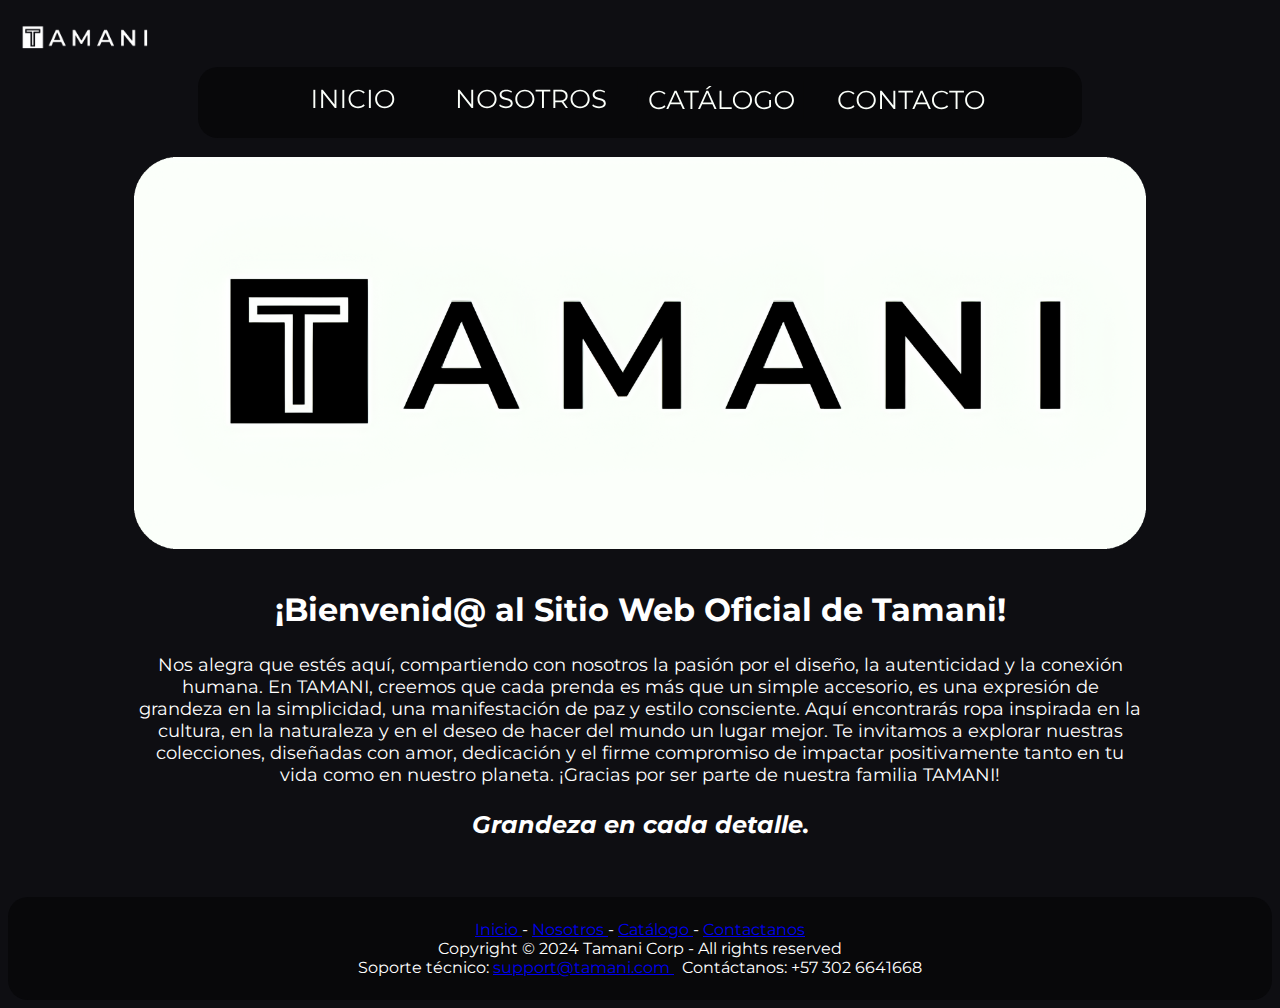
<file: index.html>
<html>

<head>

<link rel="icon" href="TAMANI/favicon black.png" type="image/x-icon">
<link rel="preconnect" href="https://fonts.googleapis.com">
<link rel="preconnect" href="https://fonts.gstatic.com" crossorigin>
<link href="https://fonts.googleapis.com/css2?family=Montserrat:wght@400;700&display=swap" rel="stylesheet">
<link rel="stylesheet" href="estilos.css">
<meta name="description" content="Esta es mi primera pagina creada en HTML">
<meta name="keywords" content="mi primera pagina, mi pagina en html, creacion de paginas">

<title>Home | TAMANI</title>

</head>


<body bgcolor="#0e0e12" text="#ffffff">

<font style="font-family: 'Montserrat', sans-serif;">

<a href="index.html">
	<img width="12%" src="TAMANI\LOGO TAMANI (blank).png" alt="logo de la pagina">
</a>

<br>

<center><table bgcolor="#08080a" width="70%"><tr><td><center>
<a href="index.html">
<img src="pagina\inicio.png" border="0" alt="Inicio"></a>
<a href="nosotros.html">
<img src="pagina\nosotros.png" border="0" alt="Nosotros"></a>
<a href="catalogo.html">
<img src="pagina\catalogo.png" border="0" alt="Catálogo"></a>
<a href="contacto.html">
<img src="pagina\contacto.png" border="0" alt="Contáctanos"></a>
</td></tr></center></table></center>

<!--<center><table bgcolor="#08080a" width="70%"><tr><td>

<menu>

<button onclick="window.location.href='index.html'">
	<span>INICIO</span>
</button>

<button onclick="window.location.href='nosotros.html'">
	<span>NOSOTROS</span>
</button>

<button onclick="window.location.href='catalogo.html'">
	<span>CATÁLOGO</span>
</button>

<button onclick="window.location.href='contacto.html'">
	<span>CONTACTO</span>
</button>

</menu>

</td></tr></table></center> -->

<br>

<center>
    <img width="80%" src="TAMANI\LOGO TAMANI (white bg) redondo.png" alt="TAMANI">
</center>

<br>

<center>
    <h1>¡Bienvenid@ al Sitio Web Oficial de Tamani!</h1>
</center>


<center><table width="80%" border="0">
    <tr>
        <td>
            <center>
                <p><font size="4">Nos alegra que estés aquí, compartiendo con nosotros la pasión por el diseño, la autenticidad y la conexión humana. En TAMANI, creemos que cada prenda es más que un simple accesorio, es una expresión de grandeza en la simplicidad, una manifestación de paz y estilo consciente. Aquí encontrarás ropa inspirada en la cultura, en la naturaleza y en el deseo de hacer del mundo un lugar mejor. Te invitamos a explorar nuestras colecciones, diseñadas con amor, dedicación y el firme compromiso de impactar positivamente tanto en tu vida como en nuestro planeta. ¡Gracias por ser parte de nuestra familia TAMANI!</font></p>
            </center>
        </td>
    </tr>
</center></table>

<h2>
    <i>Grandeza en cada detalle.</i>
</h2>

<br>
<br>

<center>
    <table width="100%" bgcolor="#08080a">
        <tr>
            <td>
                <center>
                    <br>
                    <a href="index.html">
                        Inicio
                    </a> -
                    <a href="nosotros.html">
                        Nosotros
                    </a> -
                    <a href="catalogo.html">
                        Catálogo
                    </a> -
                    <a href="contacto.html">
                        Contactanos
                    </a>

                    <br>Copyright © 2024 Tamani Corp - All rights reserved 
                    <br>Soporte técnico:
                    <a href="mailto:tamanigerencia@gmail.com">
                        support@tamani.com
                    </a>
                    <font color="#08080a">_</font>Contáctanos: +57 302 6641668
                    <br>
                    <font color="#08080a">_</font>
                </center>
            </td>
        </tr>
    </table>
</center>



</font>
</body>
</html>
</file>
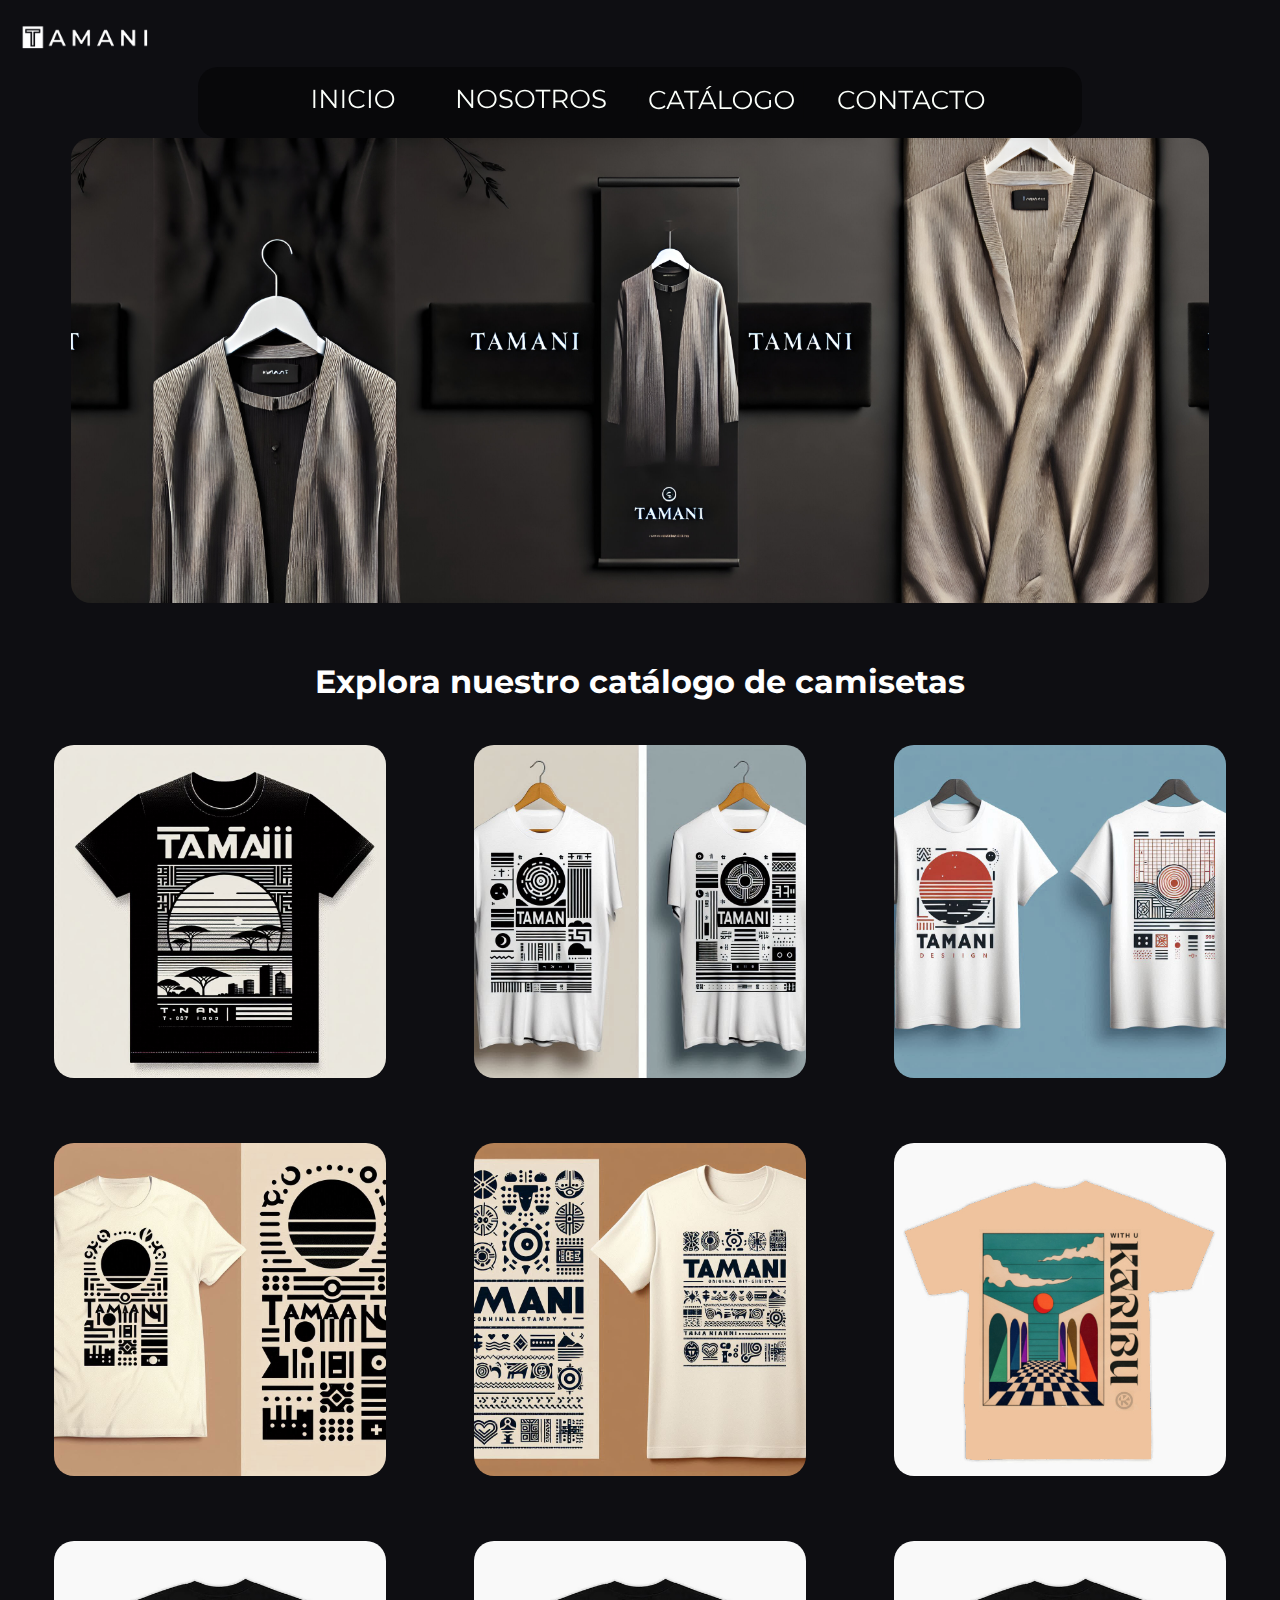
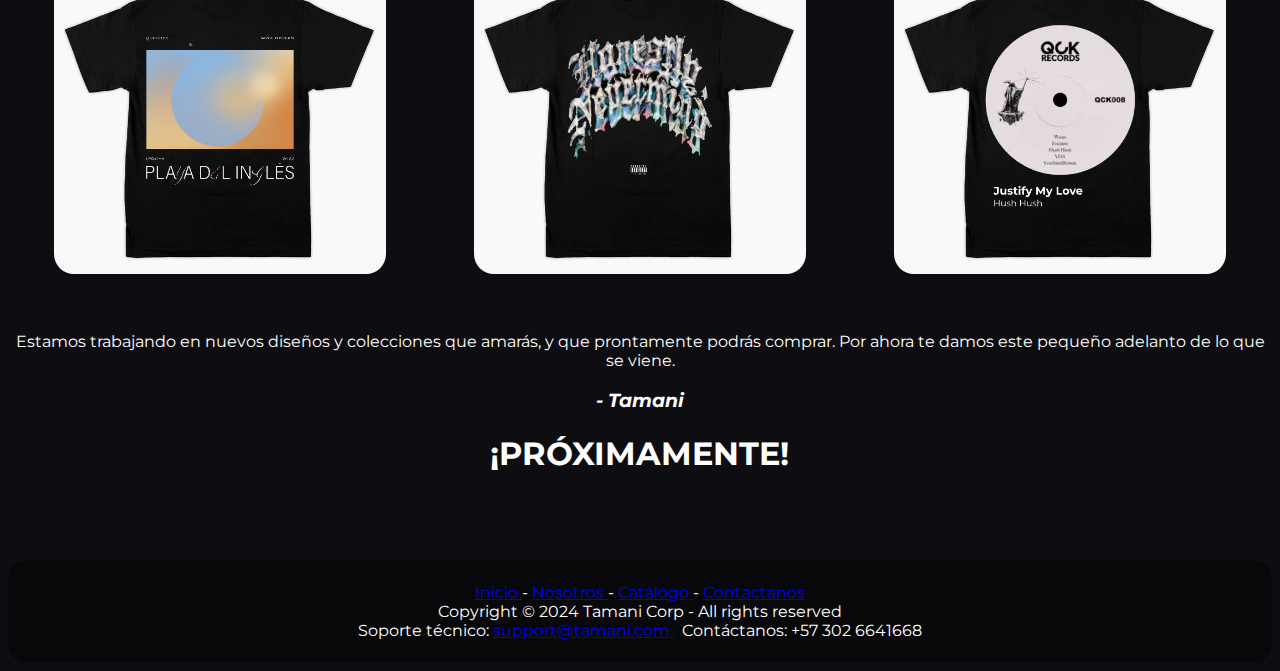
<file: catalogo.html>
<html>

<head>

<link rel="icon" href="TAMANI\favicon black.png" type="image/x-icon">
<link rel="preconnect" href="https://fonts.googleapis.com">
<link rel="preconnect" href="https://fonts.gstatic.com" crossorigin>
<link href="https://fonts.googleapis.com/css2?family=Montserrat:wght@400;700&display=swap" rel="stylesheet">
<link rel="stylesheet" href="estilos.css">
<meta name="description" content="Esta es mi primera pagina creada en HTML">
<meta name="keywords" content="mi primera pagina, mi pagina en html, creacion de paginas">

<title>Catálogo | TAMANI</title>

</head>


<body bgcolor="#0e0e12" text="#ffffff">

<font style="font-family: 'Montserrat', sans-serif;">

<a href="index.html">
	<img width="12%" src="TAMANI\LOGO TAMANI (blank).png" alt="logo de la pagina">
</a>

<br>

<center><table bgcolor="#08080a" width="70%"><tr><td><center>
<a href="index.html">
<img src="pagina\inicio.png" border="0" alt="Inicio"></a>
<a href="nosotros.html">
<img src="pagina\nosotros.png" border="0" alt="Nosotros"></a>
<a href="catalogo.html">
<img src="pagina\catalogo.png" border="0" alt="Catálogo"></a>
<a href="contacto.html">
<img src="pagina\contacto.png" border="0" alt="Contáctanos"></a>
</td></tr></center></table></center>

<center>
<img width="90%" src="pagina\banner_ropa.jpeg">
</center>

<br>
<br>

<center>
    <h1>Explora nuestro catálogo de camisetas</h1>
</center>

<br>

<center><table width="100%" border="0">
    <tr>
        <td width="33.3%">
            <center><img width="80%" src="TAMANI\camiseta1.jpeg" alt="Camiseta 1"></center>

        <td width="33.3%">
            <center><img width="80%" src="TAMANI\camiseta2.jpeg" alt="Camiseta 2"></center>
        </td>

        <td width="33.3%">
            <center><img width="80%" src="TAMANI\camiseta3.jpeg" alt="Camiseta 3"></center>
        </td>
    </tr>

</table>

<br>
<br>
<br>

<table width="100%" border="0">
    <tr>
        <td width="33.3%">
            <center><img width="80%" src="TAMANI\camiseta4.jpeg" alt="Camiseta 6"></center>
        </td>

        <td width="33.3%">
            <center><img width="80%" src="TAMANI\camiseta5.jpeg" alt="Camiseta 5"></center>
        </td>

        <td width="33.3%">
            <center><img width="80%" src="TAMANI\camiseta6.jpeg" alt="Camiseta 6"></center>
        </td>
    </tr>
</table>

<br>
<br>
<br>

<table width="100%" border="0">
    <tr>
        <td width="33.3%">
            <center><img width="80%" src="TAMANI\camiseta7.jpeg" alt="Camiseta 7"></center>
        </td>

        <td width="33.3%">
            <center><img width="80%" src="TAMANI\camiseta8.jpeg" alt="Camiseta 8"></center>
        </td>

        <td width="33.3%">
            <center><img width="80%" src="TAMANI\camiseta9.jpeg" alt="Camiseta 9"></center>
        </td>
    </tr>
</table>
</center>

<br>
<br>

<center>
    <table border="0" width="70%">
        <tr>
            <td>
                <center>
                    <h1>¡PRÓXIMAMENTE!</h1>
                </center>
                </td>
        </tr>

        <tr>
            <p>
                Estamos trabajando en nuevos diseños y colecciones que amarás, y que prontamente podrás comprar. Por ahora te damos este pequeño adelanto de lo que se viene.
            </p>
        </tr>

        <tr>
            <h3>
                <i>- Tamani</i>
            </h3>
        </tr>
    </table>
</center>

<br>
<br>
<br>

<center>
    <table width="100%" bgcolor="#08080a">
        <tr>
            <td>
                <center>
                    <br>
                    <a href="index.html">
                        Inicio
                    </a> -
                    <a href="nosotros.html">
                        Nosotros
                    </a> -
                    <a href="catalogo.html">
                        Catálogo
                    </a> -
                    <a href="contacto.html">
                        Contactanos
                    </a>

                    <br>Copyright © 2024 Tamani Corp - All rights reserved 
                    <br>Soporte técnico:
                    <a href="mailto:tamanigerencia@gmail.com">
                        support@tamani.com
                    </a>
                    <font color="#08080a">_</font>Contáctanos: +57 302 6641668
                    <br>
                    <font color="#08080a">_</font>
                </center>
            </td>
        </tr>
    </table>
</center>



</font>
</body>
</html>
</file>
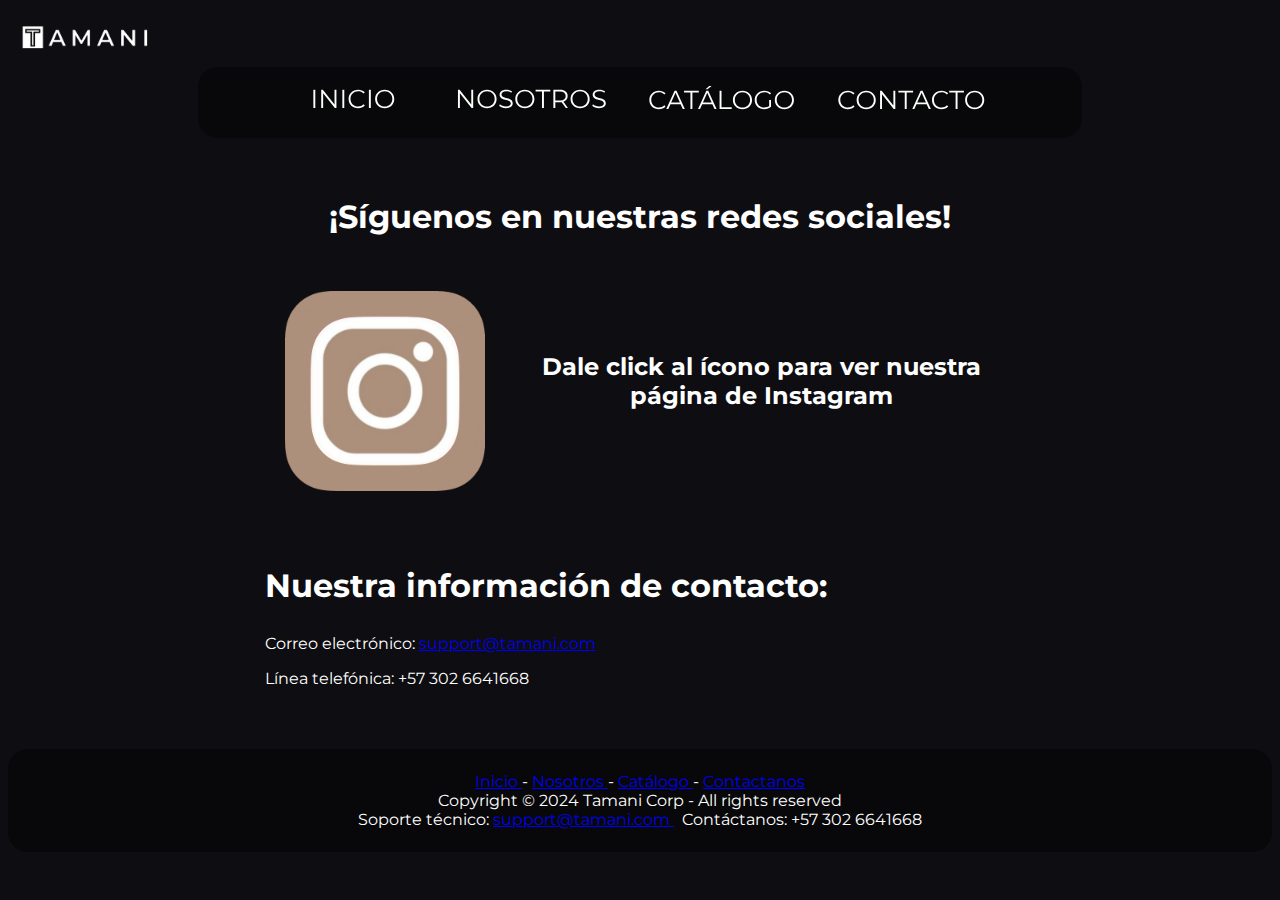
<file: contacto.html>
<html>

<head>

<link rel="icon" href="TAMANI\favicon black.png" type="image/x-icon">
<link rel="preconnect" href="https://fonts.googleapis.com">
<link rel="preconnect" href="https://fonts.gstatic.com" crossorigin>
<link href="https://fonts.googleapis.com/css2?family=Montserrat:wght@400;700&display=swap" rel="stylesheet">
<link rel="stylesheet" href="estilos.css">
<meta name="description" content="Esta es mi primera pagina creada en HTML">
<meta name="keywords" content="mi primera pagina, mi pagina en html, creacion de paginas">

<title>Contacto | TAMANI</title>

</head>


<body bgcolor="#0e0e12" text="#ffffff">

<font style="font-family: 'Montserrat', sans-serif;">

<a href="index.html">
	<img width="12%" src="TAMANI\LOGO TAMANI (blank).png" alt="logo de la pagina">
</a>

<br>

<center><table bgcolor="#08080a" width="70%"><tr><td><center>
<a href="index.html">
<img src="pagina\inicio.png" border="0" alt="Inicio"></a>
<a href="nosotros.html">
<img src="pagina\nosotros.png" border="0" alt="Nosotros"></a>
<a href="catalogo.html">
<img src="pagina\catalogo.png" border="0" alt="Catálogo"></a>
<a href="contacto.html">
<img src="pagina\contacto.png" border="0" alt="Contáctanos"></a>
</td></tr></center></table></center>

<br>
<br>

<center>
    <h1>¡Síguenos en nuestras redes sociales!</h1>
</center>

<br>

<center>
<table width="60%" border="0">
    <tr>
        <td>
            <a href="https://www.instagram.com/tamani.co/"><img class="pulse-button" width="200" src="pagina/instagram.png"></a>
        </td>

        <td>
            <center><h2>Dale click al ícono para ver nuestra página de Instagram</h2></center>
        </td>
    </tr>
</table>
</center>

<br>
<br>
<br>

<center>
<table width="60%" border="0">
    <tr>
        <td>
            <h1>Nuestra información de contacto:</h1>
        </td>
    </tr>
</table>
</center>

<center>
    <table width="60%" border="0">
        <tr>
            <td>
                <p>Correo electrónico:
                    <a href="mailto:tamanigerencia@gmail.com">support@tamani.com</a>
                </p>
                <p>
                    Línea telefónica: +57 302 6641668
                </p>
            </td>
        </tr>
    </table>
    </center>

<br>
<br>
<br>

<center>
    <table width="100%" bgcolor="#08080a">
        <tr>
            <td>
                <center>
                    <br>
                    <a href="index.html">
                        Inicio
                    </a> -
                    <a href="nosotros.html">
                        Nosotros
                    </a> -
                    <a href="catalogo.html">
                        Catálogo
                    </a> -
                    <a href="contacto.html">
                        Contactanos
                    </a>

                    <br>Copyright © 2024 Tamani Corp - All rights reserved 
                    <br>Soporte técnico:
                    <a href="mailto:tamanigerencia@gmail.com">
                        support@tamani.com
                    </a>
                    <font color="#08080a">_</font>Contáctanos: +57 302 6641668
                    <br>
                    <font color="#08080a">_</font>
                </center>
            </td>
        </tr>
    </table>
</center>

</body>
</html>
</file>
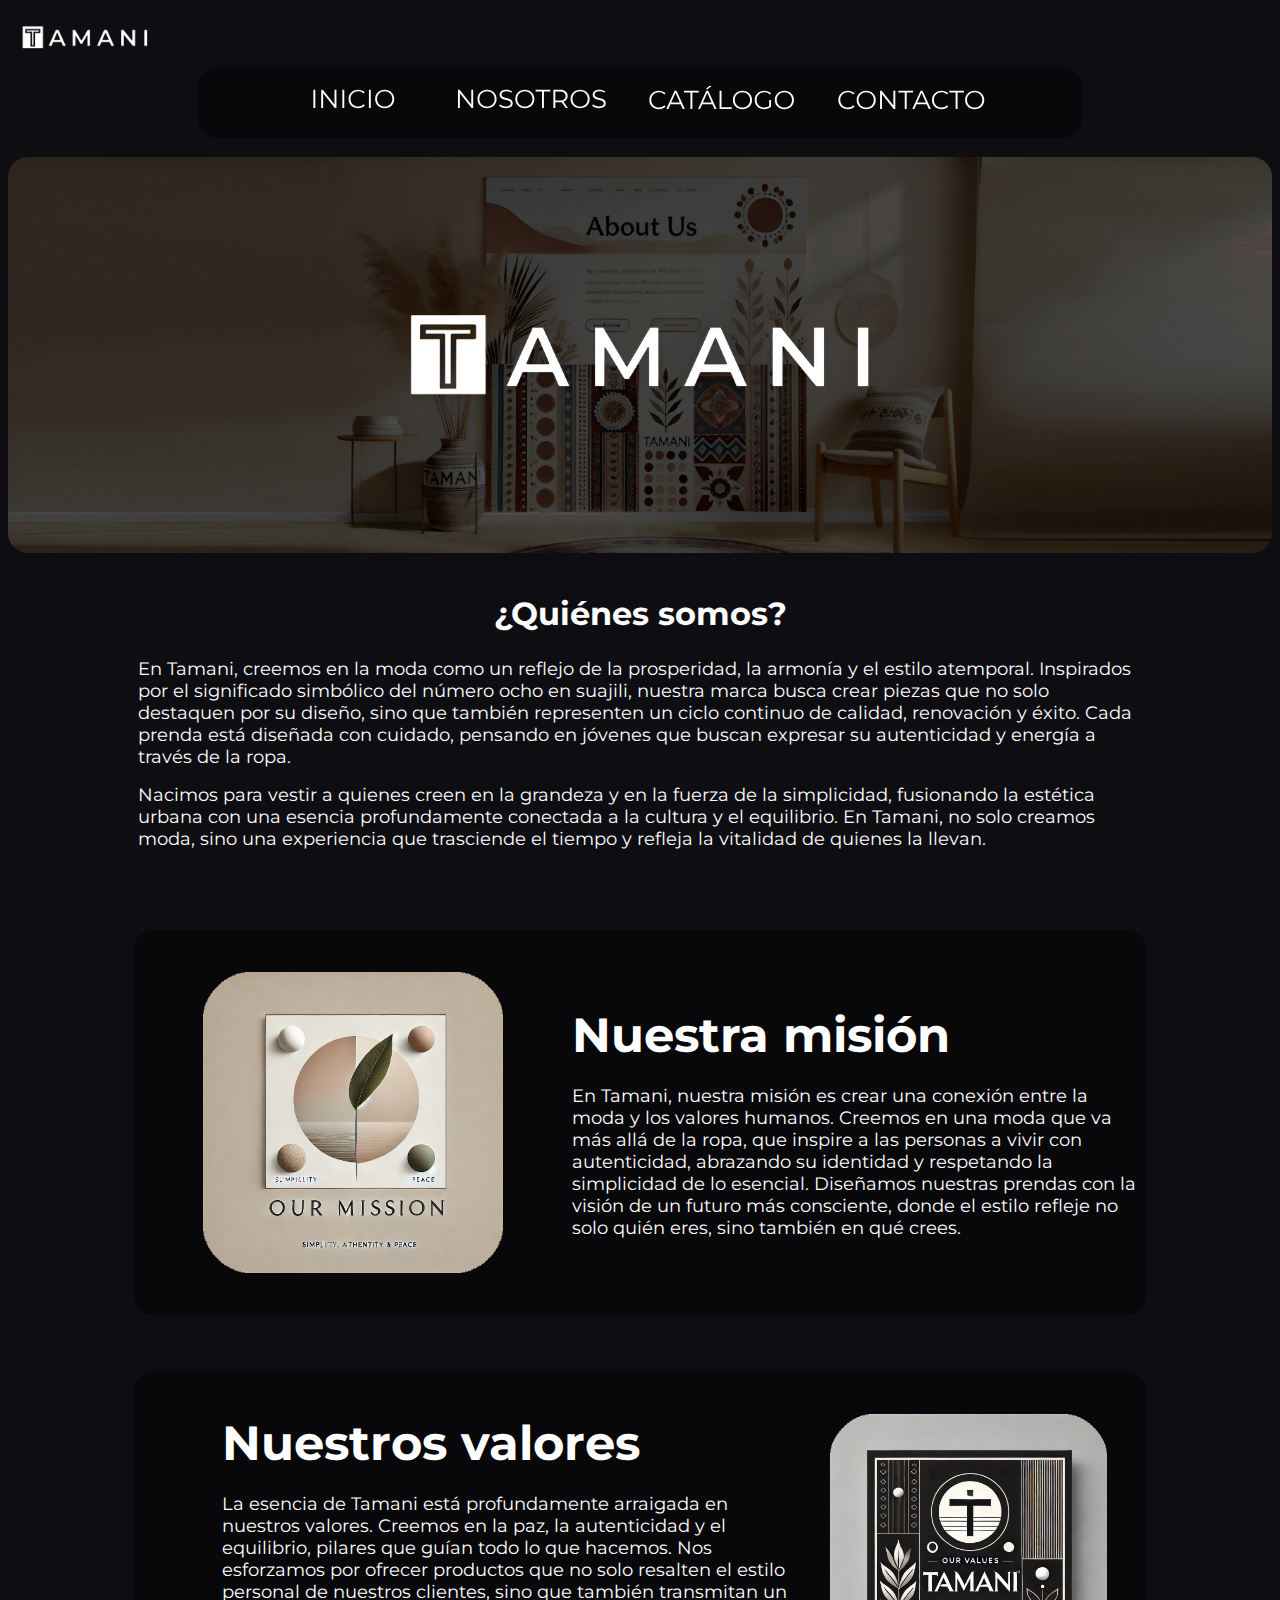
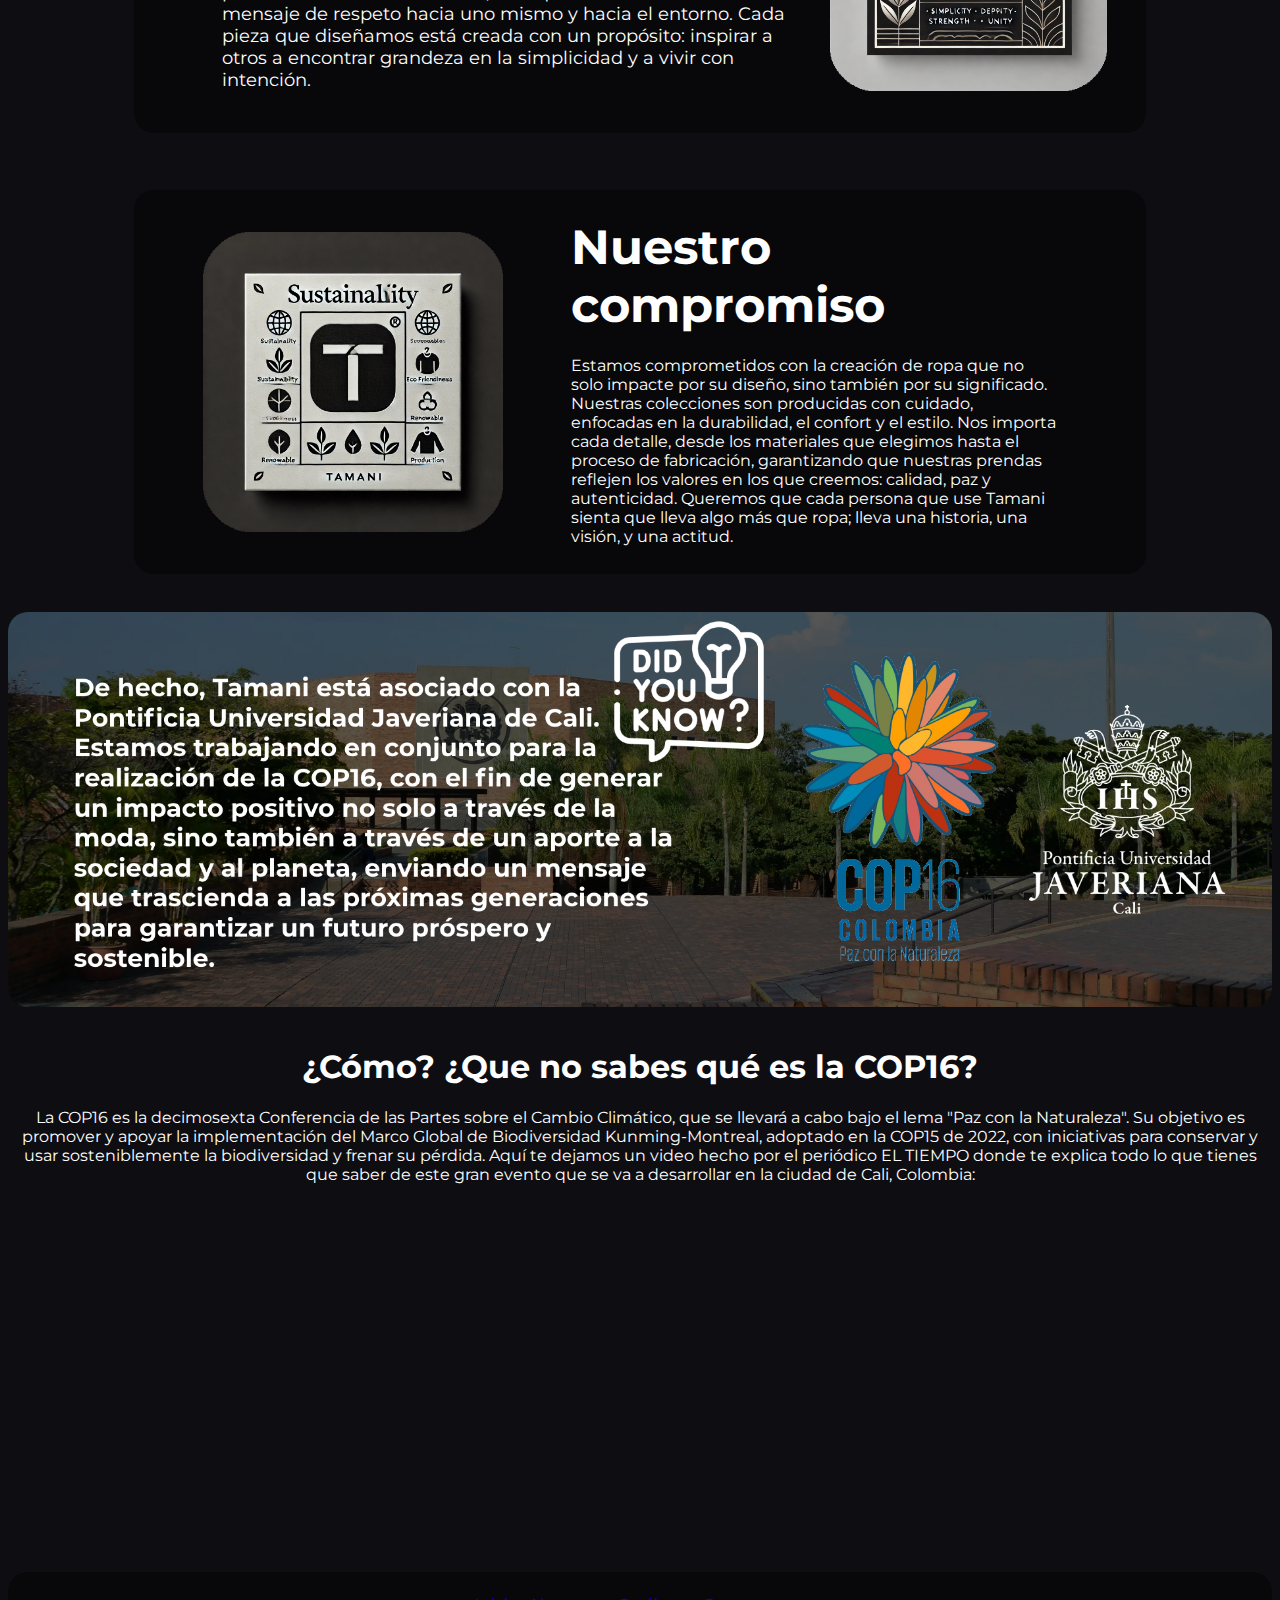
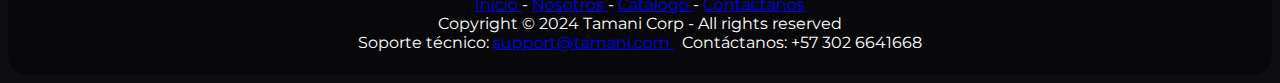
<file: nosotros.html>
<html>

<head>

<link rel="icon" href="TAMANI\favicon black.png" type="image/x-icon">
<link rel="preconnect" href="https://fonts.googleapis.com">
<link rel="preconnect" href="https://fonts.gstatic.com" crossorigin>
<link href="https://fonts.googleapis.com/css2?family=Montserrat:wght@400;700&display=swap" rel="stylesheet">
<link rel="stylesheet" href="estilos.css">
<meta name="description" content="Esta es mi primera pagina creada en HTML">
<meta name="keywords" content="mi primera pagina, mi pagina en html, creacion de paginas">

<title>Nosotros | TAMANI</title>

</head>


<body bgcolor="#0e0e12" text="#ffffff">

<font style="font-family: 'Montserrat', sans-serif;">

<a href="index.html">
	<img width="12%" src="TAMANI\LOGO TAMANI (blank).png" alt="logo de la pagina">
</a>

<br>

<center><table bgcolor="#08080a" width="70%"><tr><td><center>
<a href="index.html">
<img src="pagina\inicio.png" border="0" alt="Inicio"></a>
<a href="nosotros.html">
<img src="pagina\nosotros.png" border="0" alt="Nosotros"></a>
<a href="catalogo.html">
<img src="pagina\catalogo.png" border="0" alt="Catálogo"></a>
<a href="contacto.html">
<img src="pagina\contacto.png" border="0" alt="Contáctanos"></a>
</td></tr></center></table></center>

<br>

<img width="100%" src="pagina\img_nosotros.jpg" alt="banner de nosotros">

<br>
<br>

<center>
    <h1>
        ¿Quiénes somos?
    </h1>
</center>

<center>
    <table width="80%">
        <tr>
            <td>
                <p><font size="4">
                    En Tamani, creemos en la moda como un reflejo de la prosperidad, la armonía y el estilo atemporal. Inspirados por el significado simbólico del número ocho en suajili, nuestra marca busca crear piezas que no solo destaquen por su diseño, sino que también representen un ciclo continuo de calidad, renovación y éxito. Cada prenda está diseñada con cuidado, pensando en jóvenes que buscan expresar su autenticidad y energía a través de la ropa.
                </font></p>
                
                <p><font size="4">
                    Nacimos para vestir a quienes creen en la grandeza y en la fuerza de la simplicidad, fusionando la estética urbana con una esencia profundamente conectada a la cultura y el equilibrio. En Tamani, no solo creamos moda, sino una experiencia que trasciende el tiempo y refleja la vitalidad de quienes la llevan.
                </font></p>
            </td>
        </tr>
    </table>
</center>

<br>
<br>
<br>
<br>

<center>
    <table bgcolor="#08080a" width="80%" border="0">
        <tr>
            <td width="43%">
                <center>
                    <br>
                    <br>
                    <img width="70%" src="pagina\mision.png" border="0" alt="Misión">
                    <br>
                    <br>
                    <br>
                </center>
            </td>
            
            <td>
                <h1><font size="7">Nuestra misión</font></h1>
                <p><font size="4">En Tamani, nuestra misión es crear una conexión entre la moda y los valores humanos. Creemos en una moda que va más allá de la ropa, que inspire a las personas a vivir con autenticidad, abrazando su identidad y respetando la simplicidad de lo esencial. Diseñamos nuestras prendas con la visión de un futuro más consciente, donde el estilo refleje no solo quién eres, sino también en qué crees.</font></p>
            </td>
        </tr>
    </table>
</center>

<br>
<br>
<br>

<center><table bgcolor="#08080a" width="80%" border="0">
    <tr>
        <td>
            <font color="#08080a">
                __________
            </font>
        </td>
        
        <td width="57%">
            <h1><font size="7">Nuestros valores</font></h1>
            <p><font size="4">La esencia de Tamani está profundamente arraigada en nuestros valores. Creemos en la paz, la autenticidad y el equilibrio, pilares que guían todo lo que hacemos. Nos esforzamos por ofrecer productos que no solo resalten el estilo personal de nuestros clientes, sino que también transmitan un mensaje de respeto hacia uno mismo y hacia el entorno. Cada pieza que diseñamos está creada con un propósito: inspirar a otros a encontrar grandeza en la simplicidad y a vivir con intención.</font></p>
        </td>
        
        <td>
            <center>
                <br>
                <br>
                <img width="80%" src="pagina\valores.png" border="0" alt="Misión">
                <br>
                <br>
                <br>
            </center>
        </td>
    </tr>
</table></center>

<br>
<br>
<br>

<center><table bgcolor="#08080a" width="80%" border="0">
    <tr>
        <td width="43%">
            <center>
                <br>
                <br>
                <img width="70%" src="pagina\compromiso.png" border="0" alt="Misión">
                <br>
                <br>
                <br>
            </center>
        </td>
        
        <td>
            <h1><font size="7">Nuestro compromiso</font></h1>
            <p><font size="3.5">Estamos comprometidos con la creación de ropa que no solo impacte por su diseño, sino también por su significado. Nuestras colecciones son producidas con cuidado, enfocadas en la durabilidad, el confort y el estilo. Nos importa cada detalle, desde los materiales que elegimos hasta el proceso de fabricación, garantizando que nuestras prendas reflejen los valores en los que creemos: calidad, paz y autenticidad. Queremos que cada persona que use Tamani sienta que lleva algo más que ropa; lleva una historia, una visión, y una actitud.</font></p>
        </td>

        <td>
            <font color="#08080a">
                __________
            </font>
        </td>
    </tr>
</table></center>

<br>
<br>

<center>
    <img width="100%" src="pagina\javeriana.jpg" alt="Javeriana Cali">
</center>

<br>

<center>
    <h1>
        ¿Cómo? ¿Que no sabes qué es la COP16?
    </h1>

    <p>
        La COP16 es la decimosexta Conferencia de las Partes sobre el Cambio Climático, que se llevará a cabo bajo el lema "Paz con la Naturaleza". Su objetivo es promover y apoyar la implementación del Marco Global de Biodiversidad Kunming-Montreal, adoptado en la COP15 de 2022, con iniciativas para conservar y usar sosteniblemente la biodiversidad y frenar su pérdida. Aquí te dejamos un video hecho por el periódico EL TIEMPO donde te explica todo lo que tienes que saber de este gran evento que se va a desarrollar en la ciudad de Cali, Colombia:
    </p>

    <iframe width="560" height="315" src="https://www.youtube.com/embed/sXCIb7hhzDA?si=eAR_Y6gnK9T0_8Q7" title="YouTube video player" frameborder="0" allow="accelerometer; autoplay; clipboard-write; encrypted-media; gyroscope; picture-in-picture; web-share" referrerpolicy="strict-origin-when-cross-origin" allowfullscreen></iframe>
</center>

<br>
<br>
<br>

<center>
    <table width="100%" bgcolor="#08080a">
        <tr>
            <td>
                <center>
                    <br>
                    <a href="index.html">
                        Inicio
                    </a> -
                    <a href="nosotros.html">
                        Nosotros
                    </a> -
                    <a href="catalogo.html">
                        Catálogo
                    </a> -
                    <a href="contacto.html">
                        Contactanos
                    </a>

                    <br>Copyright © 2024 Tamani Corp - All rights reserved 
                    <br>Soporte técnico:
                    <a href="mailto:tamanigerencia@gmail.com">
                        support@tamani.com
                    </a>
                    <font color="#08080a">_</font>Contáctanos: +57 302 6641668
                    <br>
                    <font color="#08080a">_</font>
                </center>
            </td>
        </tr>
    </table>
</center>

</font>
</body>
</html>
</file>
<file: estilos.css>
button {
	border:0;
	border-radius: 8px;
	color: #ffffff;
	display: flex;
	font-size: 25px;
	padding: 0px;
	cursor: pointer;
	transition: .3s;
}

button span {
	background-color: #08080a;
	padding: 10px 24px;
	border-radius: 8px;
	transition: .3s;
}

button:hover span {
	background: none;
	color: #08080a;
}

button:active {
	transform: scale(0.9);
}

menu {
    display: flex;
    justify-content: center; 
    gap: 10px;
}

table {
	border-radius: 20px;
	padding: 1px;
}

@keyframes show {
	from {
		opacity: 0; scale: 10%
	}
	
	to {
		opacity: 1; scale: 100%;
	}
}

img {
	border-radius: 20px;
	view-timeline-name: --reveal;
	
	animation-name: show;
	animation-fill-mode: both;

	animation-timeline: --reveal;
	animation-range: entry 25% cover 50%;
}

.pulse-button {
    padding: 10px 20px;
    font-size: 16px;
    background-color: none;
    color: white;
    border: none;
    cursor: pointer;
    animation: pulse 1.5s infinite; /* Aplica la animación */
}

@keyframes pulse {
    0% {
        transform: scale(1); /* Estado inicial */
    }
    50% {
        transform: scale(1.1); /* Aumenta el tamaño */
    }
    100% {
        transform: scale(1); /* Vuelve al tamaño original */
    }
}
</file>
